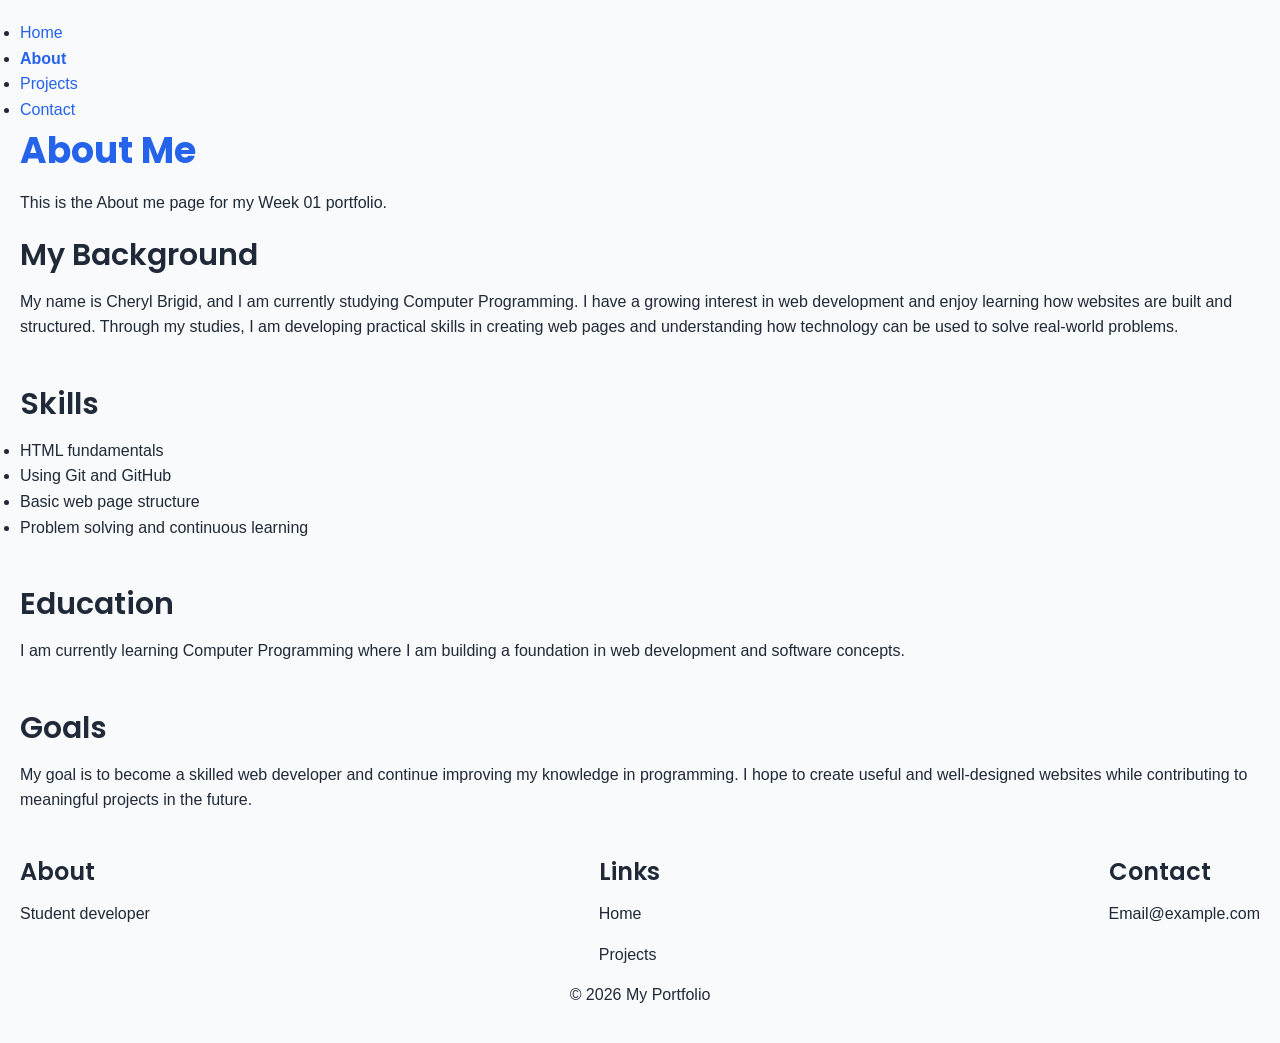
<file: about.html>
<!DOCTYPE html>
<html lang="en">
<head>
    <meta charset="UTF-8">
    <meta name="viewport" content="width=device-width, initial-scale=1.0">
    <title>About Me - Cheryl Brigid</title>

    <!-- Google Font -->
    <link href="https://fonts.googleapis.com/css2?family=Poppins:wght@300;400;600;700&display=swap" rel="stylesheet">

    <!-- Your CSS file -->
    <link rel="stylesheet" href="styles.css">
</head>

<body>

<header>
    <nav>
        <ul>
            <li><a href="index.html">Home</a></li>
            <li><a href="about.html"><strong>About</strong></a></li>
            <li><a href="projects.html">Projects</a></li>
            <li><a href="contact.html">Contact</a></li>
        </ul>
    </nav>
</header>

<main>

    <h1>About Me</h1>
    <p>This is the About me page for my Week 01 portfolio.</p>

    <section>
        <h2>My Background</h2>
        <p>
            My name is Cheryl Brigid, and I am currently studying Computer Programming.
            I have a growing interest in web development and enjoy learning how websites
            are built and structured. Through my studies, I am developing practical
            skills in creating web pages and understanding how technology can be used
            to solve real-world problems.
        </p>
    </section>

    <section>
        <h2>Skills</h2>
        <ul>
            <li>HTML fundamentals</li>
            <li>Using Git and GitHub</li>
            <li>Basic web page structure</li>
            <li>Problem solving and continuous learning</li>
        </ul>
    </section>

    <section>
        <h2>Education</h2>
        <p>
            I am currently learning Computer Programming where I am building a
            foundation in web development and software concepts.
        </p>
    </section>

    <section>
        <h2>Goals</h2>
        <p>
            My goal is to become a skilled web developer and continue improving my
            knowledge in programming. I hope to create useful and well-designed
            websites while contributing to meaningful projects in the future.
        </p>
    </section>

</main>

<footer class="footer">
    <div class="footer-container">

        <div>
            <h3>About</h3>
            <p>Student developer</p>
        </div>

        <div>
            <h3>Links</h3>
            <p>Home</p>
            <p>Projects</p>
        </div>

        <div>
            <h3>Contact</h3>
            <p>Email@example.com</p>
        </div>

    </div>

    <p class="copyright">© 2026 My Portfolio</p>
</footer>

</body>
</html>
</file>
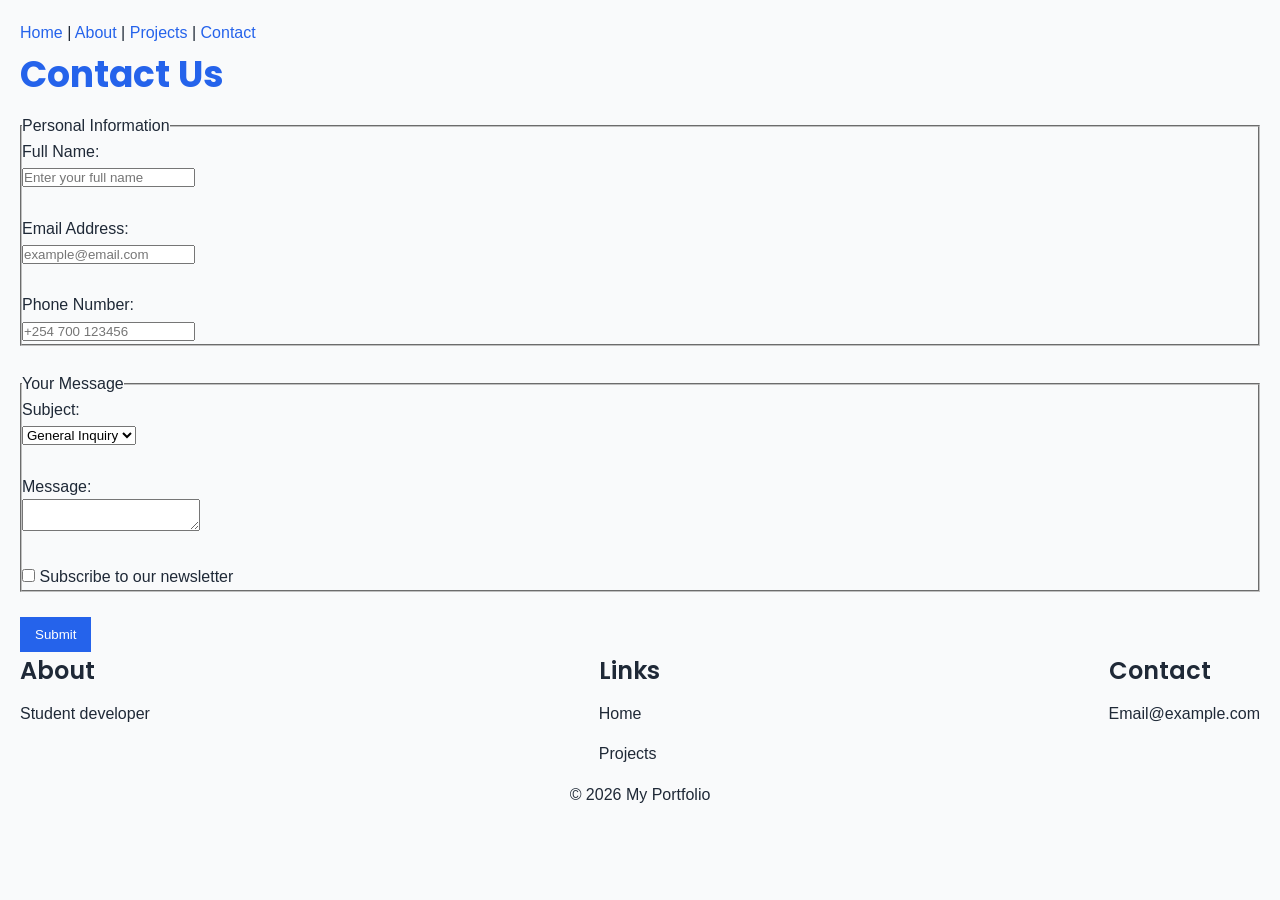
<file: contact.html>
<!DOCTYPE html>
<html lang="en">
<head>
    <meta charset="UTF-8">
    <meta name="viewport" content="width=device-width, initial-scale=1.0">
    <title>Contact Us</title>

    <!-- Google Font -->
    <link href="https://fonts.googleapis.com/css2?family=Poppins:wght@300;400;600;700&display=swap" rel="stylesheet">

    <!-- Your CSS file -->
    <link rel="stylesheet" href="styles.css">
</head>

<body>
    <header>
        <nav>
<a href="index.html">Home</a> |
<a href="about.html">About</a> |
<a href="projects.html">Projects</a> |
<a href="contact.html">Contact</a>
</nav>
    </header>

<h1>Contact Us</h1>

<form action="#" method="post">

    <!-- Personal Information -->
    <fieldset>
        <legend>Personal Information</legend>

        <label for="fullname">Full Name:</label><br>
        <input 
            type="text" 
            id="fullname" 
            name="fullname" 
            placeholder="Enter your full name"
            required>
        <br><br>

        <label for="email">Email Address:</label><br>
        <input 
            type="email" 
            id="email" 
            name="email" 
            placeholder="example@email.com"
            required>
        <br><br>

        <label for="phone">Phone Number:</label><br>
        <input 
            type="tel" 
            id="phone" 
            name="phone" 
            placeholder="+254 700 123456">
    </fieldset>

    <br>

    <!-- Message Information -->
    <fieldset>
        <legend>Your Message</legend>

        <label for="subject">Subject:</label><br>
        <select id="subject" name="subject">
            <option value="general">General Inquiry</option>
            <option value="support">Support</option>
            <option value="feedback">Feedback</option>
        </select>

        <br><br>

        <label for="message">Message:</label><br>
        <textarea 
            id="message" 
            name="message" 
            placeholder="Write your message here (minimum 50 characters)"
            minlength="50"
            required>
        </textarea>

        <br><br>

        <input type="checkbox" id="newsletter" name="newsletter">
        <label for="newsletter">Subscribe to our newsletter</label>

    </fieldset>

    <br>

    <button type="submit">Submit</button>

</form>
<footer class="footer">
    <div class="footer-container">

        <div>
            <h3>About</h3>
            <p>Student developer</p>
        </div>

        <div>
            <h3>Links</h3>
            <p>Home</p>
            <p>Projects</p>
        </div>

        <div>
            <h3>Contact</h3>
            <p>Email@example.com</p>
        </div>

    </div>

    <p class="copyright">© 2026 My Portfolio</p>
</footer>

</body>
</html>
</file>
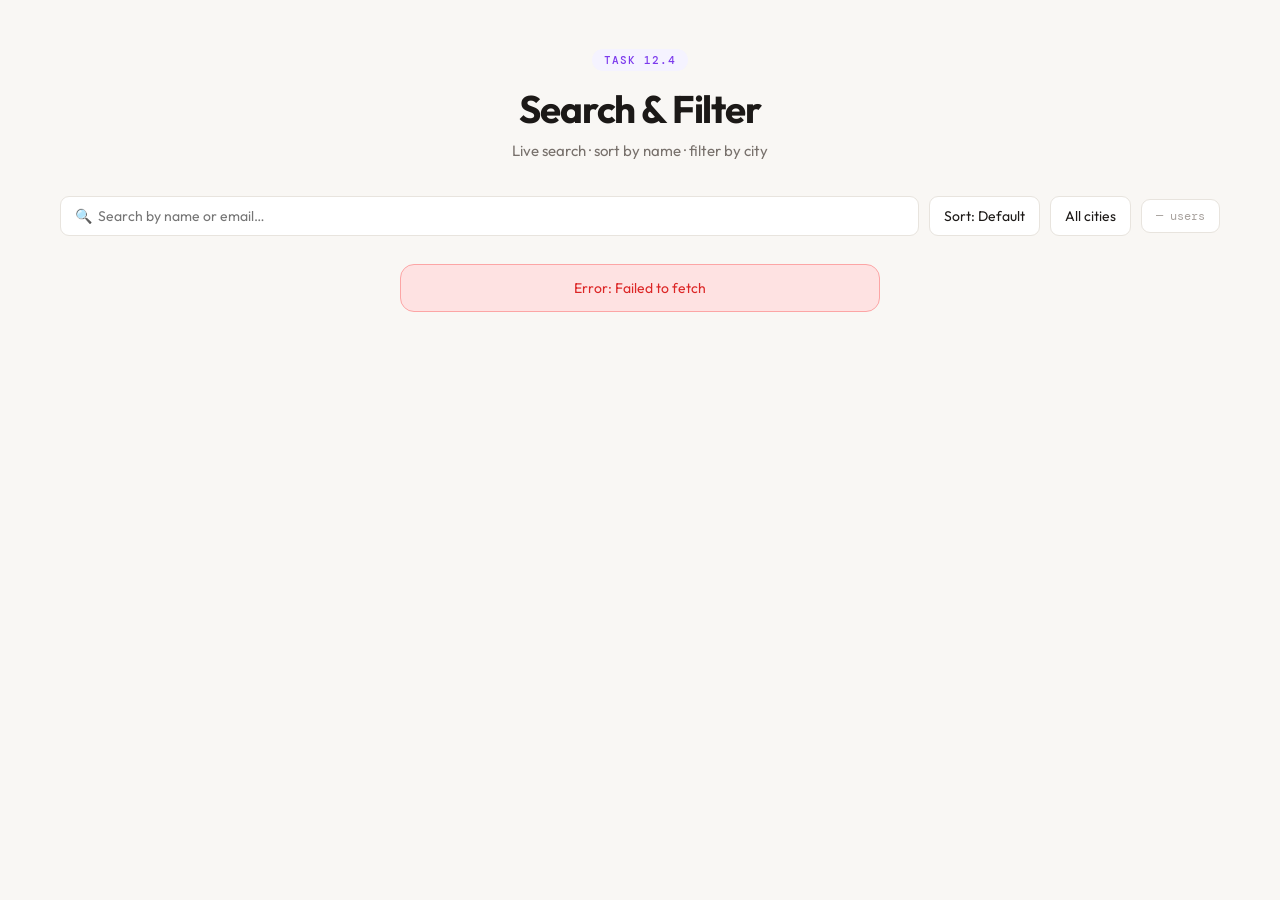
<file: TASK 12/task 12.4.html>
<!DOCTYPE html>
<html lang="en">
<head>
    <meta charset="UTF-8" />
    <meta name="viewport" content="width=device-width, initial-scale=1.0" />
    <title>Task 12.4 — Search & Filter</title>
    <link href="https://fonts.googleapis.com/css2?family=Outfit:wght@300;400;500;600;700&family=DM+Mono:wght@400;500&display=swap" rel="stylesheet" />
    <style>
        /* ── Tokens ───────────────────────────────────────── */
        :root {
            --bg:        #f9f7f4;
            --surface:   #ffffff;
            --border:    #e8e4de;
            --ink:       #1c1917;
            --muted:     #78716c;
            --muted-lt:  #a8a29e;
            --accent:    #7c3aed;
            --accent-lt: #f5f3ff;
            --danger:    #dc2626;
            --danger-lt: #fee2e2;
            --radius:    14px;
            --shadow:    0 1px 3px rgba(0,0,0,.06), 0 4px 16px rgba(0,0,0,.04);
        }

        /* ── Reset ────────────────────────────────────────── */
        *, *::before, *::after { margin: 0; padding: 0; box-sizing: border-box; }

        body {
            font-family: 'Outfit', sans-serif;
            background: var(--bg);
            color: var(--ink);
            min-height: 100vh;
            padding: 48px 20px 80px;
        }

        /* ── Header ───────────────────────────────────────── */
        header {
            text-align: center;
            margin-bottom: 36px;
        }

        .badge {
            display: inline-block;
            background: var(--accent-lt);
            color: var(--accent);
            font-family: 'DM Mono', monospace;
            font-size: 11px;
            font-weight: 500;
            letter-spacing: 0.1em;
            text-transform: uppercase;
            padding: 4px 12px;
            border-radius: 100px;
            margin-bottom: 14px;
        }

        h1 {
            font-size: clamp(1.8rem, 4vw, 2.4rem);
            font-weight: 700;
            letter-spacing: -0.03em;
            margin-bottom: 8px;
        }

        .subtitle {
            font-size: 15px;
            color: var(--muted);
        }

        /* ── Controls bar ─────────────────────────────────── */
        .controls {
            display: flex;
            flex-wrap: wrap;
            gap: 10px;
            align-items: center;
            max-width: 1160px;
            margin: 0 auto 28px;
        }

        #search {
            flex: 1;
            min-width: 220px;
        }

        input[type="text"],
        select {
            padding: 10px 14px;
            border: 1px solid var(--border);
            border-radius: 9px;
            font-family: 'Outfit', sans-serif;
            font-size: 14px;
            color: var(--ink);
            background: var(--surface);
            transition: border-color 0.2s, box-shadow 0.2s;
            appearance: none;
        }

        input[type="text"]:focus,
        select:focus {
            outline: none;
            border-color: var(--accent);
            box-shadow: 0 0 0 3px rgba(124,58,237,.1);
        }

        .result-count {
            margin-left: auto;
            font-family: 'DM Mono', monospace;
            font-size: 12px;
            color: var(--muted-lt);
            background: var(--surface);
            border: 1px solid var(--border);
            padding: 8px 14px;
            border-radius: 9px;
            white-space: nowrap;
        }

        /* ── Loading & Error ──────────────────────────────── */
        #loading {
            display: flex;
            align-items: center;
            justify-content: center;
            gap: 10px;
            padding: 60px 0;
            font-size: 15px;
            color: var(--muted);
        }

        .spinner {
            width: 18px;
            height: 18px;
            border: 2px solid var(--border);
            border-top-color: var(--accent);
            border-radius: 50%;
            animation: spin 0.7s linear infinite;
            flex-shrink: 0;
        }

        @keyframes spin { to { transform: rotate(360deg); } }

        #error-msg {
            max-width: 480px;
            margin: 0 auto 28px;
            background: var(--danger-lt);
            border: 1px solid #fca5a5;
            border-radius: var(--radius);
            padding: 14px 18px;
            font-size: 14px;
            color: var(--danger);
            text-align: center;
            display: none;
        }

        /* ── Grid ─────────────────────────────────────────── */
        #users-container {
            display: grid;
            grid-template-columns: repeat(auto-fill, minmax(270px, 1fr));
            gap: 18px;
            max-width: 1160px;
            margin: 0 auto;
        }

        /* ── User Card ────────────────────────────────────── */
        .user-card {
            background: var(--surface);
            border: 1px solid var(--border);
            border-radius: var(--radius);
            padding: 22px 24px;
            box-shadow: var(--shadow);
            transition: transform 0.22s ease, box-shadow 0.22s ease;
            animation: cardIn 0.3s ease both;
        }

        @keyframes cardIn {
            from { opacity: 0; transform: translateY(10px); }
            to   { opacity: 1; transform: translateY(0); }
        }

        .user-card:hover {
            transform: translateY(-4px);
            box-shadow: 0 4px 12px rgba(0,0,0,.08), 0 12px 32px rgba(0,0,0,.06);
        }

        .user-card h2 {
            font-size: 1.05rem;
            font-weight: 600;
            letter-spacing: -0.01em;
            margin-bottom: 12px;
        }

        .user-card p {
            display: flex;
            align-items: flex-start;
            gap: 8px;
            font-size: 13.5px;
            color: var(--muted);
            margin-bottom: 7px;
            line-height: 1.4;
        }

        .user-card p:last-child { margin-bottom: 0; }

        /* ── Empty state ──────────────────────────────────── */
        .empty {
            grid-column: 1 / -1;
            text-align: center;
            padding: 56px 20px;
            color: var(--muted-lt);
        }

        .empty-icon {
            font-size: 40px;
            margin-bottom: 12px;
        }

        .empty p {
            font-size: 15px;
        }

        /* ── Utility ──────────────────────────────────────── */
        .hidden { display: none !important; }
    </style>
</head>
<body>

    <header>
        <div class="badge">Task 12.4</div>
        <h1>Search &amp; Filter</h1>
        <p class="subtitle">Live search · sort by name · filter by city</p>
    </header>

    <!-- Controls -->
    <div class="controls">
        <input
            type="text"
            id="search"
            placeholder="🔍  Search by name or email…"
        />
        <select id="sort">
            <option value="">Sort: Default</option>
            <option value="az">Name A → Z</option>
            <option value="za">Name Z → A</option>
        </select>
        <select id="city-filter">
            <option value="">All cities</option>
        </select>
        <div class="result-count" id="result-count">— users</div>
    </div>

    <!-- States -->
    <div id="loading">
        <div class="spinner"></div>
        Loading users…
    </div>

    <div id="error-msg"></div>

    <!-- User cards -->
    <div id="users-container"></div>

    <script>
        // ── State ─────────────────────────────────────────────
        let allUsers = [];

        // ── DOM references ────────────────────────────────────
        const searchInput  = document.getElementById("search");
        const sortSelect   = document.getElementById("sort");
        const citySelect   = document.getElementById("city-filter");
        const resultCount  = document.getElementById("result-count");
        const container    = document.getElementById("users-container");
        const loadingEl    = document.getElementById("loading");
        const errorEl      = document.getElementById("error-msg");

        // ── Fetch ─────────────────────────────────────────────

        async function fetchUsers() {
            const response = await fetch("https://jsonplaceholder.typicode.com/users");
            if (!response.ok) throw new Error(`HTTP ${response.status}`);
            return response.json();
        }

        // ── Populate city dropdown dynamically ────────────────

        function populateCityFilter(users) {
            const cities = [...new Set(users.map(u => u.address.city))].sort();
            cities.forEach(city => {
                const option = document.createElement("option");
                option.value       = city;
                option.textContent = city;
                citySelect.appendChild(option);
            });
        }

        // ── Render ────────────────────────────────────────────

        function displayUsers(users) {
            resultCount.textContent = `${users.length} user${users.length !== 1 ? "s" : ""}`;

            if (users.length === 0) {
                container.innerHTML = `
                    <div class="empty">
                        <div class="empty-icon">🔍</div>
                        <p>No users match your search.</p>
                    </div>
                `;
                return;
            }

            container.innerHTML = users.map((user, index) => `
                <div class="user-card" style="animation-delay: ${index * 0.04}s">
                    <h2>${user.name}</h2>
                    <p>📧 ${user.email}</p>
                    <p>🏢 ${user.company.name}</p>
                    <p>📍 ${user.address.city}</p>
                </div>
            `).join("");
        }

        // ── Filter + Sort logic ───────────────────────────────

        function applyFilters() {
            const query   = searchInput.value.toLowerCase();
            const sortBy  = sortSelect.value;
            const cityVal = citySelect.value;

            // 1. Search — filter by name or email
            let results = allUsers.filter(user =>
                user.name.toLowerCase().includes(query) ||
                user.email.toLowerCase().includes(query)
            );

            // 2. Filter — by selected city
            if (cityVal) {
                results = results.filter(user => user.address.city === cityVal);
            }

            // 3. Sort — A→Z or Z→A by name
            if (sortBy === "az") {
                results.sort((a, b) => a.name.localeCompare(b.name));
            } else if (sortBy === "za") {
                results.sort((a, b) => b.name.localeCompare(a.name));
            }

            displayUsers(results);
        }

        // ── Initialise ────────────────────────────────────────

        async function init() {
            try {
                allUsers = await fetchUsers();

                populateCityFilter(allUsers);
                displayUsers(allUsers);

                // Attach event listeners after data loads
                searchInput.addEventListener("input",  applyFilters);
                sortSelect.addEventListener("change",  applyFilters);
                citySelect.addEventListener("change",  applyFilters);

            } catch (error) {
                errorEl.textContent = `Error: ${error.message}`;
                errorEl.style.display = "block";
            } finally {
                loadingEl.classList.add("hidden");
            }
        }

        init();
    </script>

</body>
</html>
</file>
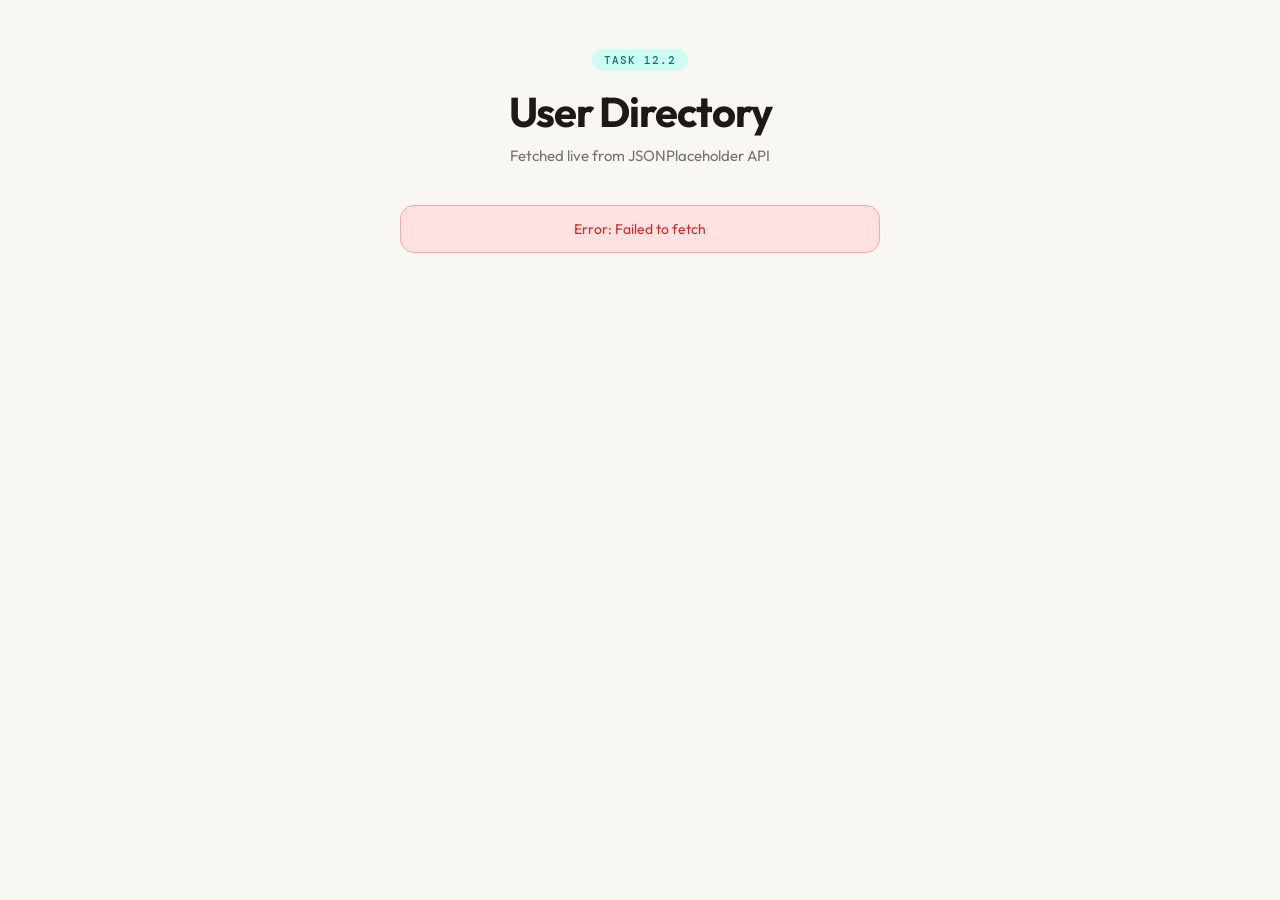
<file: TASK 12/task12.2.html>
<!DOCTYPE html>
<html lang="en">
<head>
    <meta charset="UTF-8" />
    <meta name="viewport" content="width=device-width, initial-scale=1.0" />
    <title>Task 12.2 — User Directory</title>
    <link href="https://fonts.googleapis.com/css2?family=Outfit:wght@300;400;500;600;700&family=DM+Mono:wght@400;500&display=swap" rel="stylesheet" />
    <style>
        /* ── Tokens ───────────────────────────────────────── */
        :root {
            --bg:        #f9f7f4;
            --surface:   #ffffff;
            --border:    #e8e4de;
            --ink:       #1c1917;
            --muted:     #78716c;
            --accent:    #0f766e;
            --accent-lt: #ccfbf1;
            --danger:    #dc2626;
            --danger-lt: #fee2e2;
            --radius:    14px;
            --shadow:    0 1px 3px rgba(0,0,0,.06), 0 4px 16px rgba(0,0,0,.04);
        }

        /* ── Reset ────────────────────────────────────────── */
        *, *::before, *::after { margin: 0; padding: 0; box-sizing: border-box; }

        body {
            font-family: 'Outfit', sans-serif;
            background: var(--bg);
            color: var(--ink);
            min-height: 100vh;
            padding: 48px 20px 80px;
        }

        /* ── Header ───────────────────────────────────────── */
        header {
            text-align: center;
            margin-bottom: 40px;
        }

        .badge {
            display: inline-block;
            background: var(--accent-lt);
            color: var(--accent);
            font-family: 'DM Mono', monospace;
            font-size: 11px;
            font-weight: 500;
            letter-spacing: 0.1em;
            text-transform: uppercase;
            padding: 4px 12px;
            border-radius: 100px;
            margin-bottom: 14px;
        }

        h1 {
            font-size: clamp(1.8rem, 4vw, 2.6rem);
            font-weight: 700;
            letter-spacing: -0.03em;
            color: var(--ink);
            margin-bottom: 8px;
        }

        .subtitle {
            font-size: 15px;
            color: var(--muted);
            font-weight: 400;
        }

        /* ── States ───────────────────────────────────────── */
        #loading {
            display: flex;
            align-items: center;
            justify-content: center;
            gap: 10px;
            padding: 60px 0;
            font-size: 15px;
            color: var(--muted);
        }

        .spinner {
            width: 18px;
            height: 18px;
            border: 2px solid var(--border);
            border-top-color: var(--accent);
            border-radius: 50%;
            animation: spin 0.7s linear infinite;
            flex-shrink: 0;
        }

        @keyframes spin { to { transform: rotate(360deg); } }

        #error {
            max-width: 480px;
            margin: 0 auto 28px;
            background: var(--danger-lt);
            border: 1px solid #fca5a5;
            border-radius: var(--radius);
            padding: 14px 18px;
            font-size: 14px;
            color: var(--danger);
            text-align: center;
        }

        /* ── Grid ─────────────────────────────────────────── */
        #users-container {
            display: grid;
            grid-template-columns: repeat(auto-fill, minmax(280px, 1fr));
            gap: 18px;
            max-width: 1160px;
            margin: 0 auto;
        }

        /* ── User Card ────────────────────────────────────── */
        .user-card {
            background: var(--surface);
            border: 1px solid var(--border);
            border-radius: var(--radius);
            padding: 22px 24px;
            box-shadow: var(--shadow);
            transition: transform 0.22s ease, box-shadow 0.22s ease;
            animation: cardIn 0.35s ease both;
        }

        @keyframes cardIn {
            from { opacity: 0; transform: translateY(12px); }
            to   { opacity: 1; transform: translateY(0); }
        }

        .user-card:hover {
            transform: translateY(-4px);
            box-shadow: 0 4px 12px rgba(0,0,0,.08), 0 12px 32px rgba(0,0,0,.06);
        }

        .user-card h2 {
            font-size: 1.05rem;
            font-weight: 600;
            letter-spacing: -0.01em;
            margin-bottom: 12px;
            color: var(--ink);
        }

        .user-card p {
            display: flex;
            align-items: center;
            gap: 8px;
            font-size: 13.5px;
            color: var(--muted);
            margin-bottom: 7px;
            line-height: 1.4;
        }

        .user-card p:last-child { margin-bottom: 0; }

        .user-card p .icon {
            font-size: 14px;
            flex-shrink: 0;
        }

        /* ── Utility ──────────────────────────────────────── */
        .hidden { display: none !important; }
    </style>
</head>
<body>

    <div id="app">

        <header>
            <div class="badge">Task 12.2</div>
            <h1>User Directory</h1>
            <p class="subtitle">Fetched live from JSONPlaceholder API</p>
        </header>

        <div id="loading">
            <div class="spinner"></div>
            Loading users…
        </div>

        <div id="error" class="hidden"></div>

        <div id="users-container"></div>

    </div>

    <script>
        // ── DOM references ────────────────────────────────────
        const loading   = document.getElementById("loading");
        const errorDiv  = document.getElementById("error");
        const container = document.getElementById("users-container");

        // ── State helpers ─────────────────────────────────────

        function showLoading() {
            loading.classList.remove("hidden");
            container.innerHTML = "";
            errorDiv.classList.add("hidden");
        }

        function hideLoading() {
            loading.classList.add("hidden");
        }

        function showError(message) {
            errorDiv.textContent = `Error: ${message}`;
            errorDiv.classList.remove("hidden");
        }

        // ── Render ────────────────────────────────────────────

        function displayUsers(users) {
            container.innerHTML = users.map((user, index) => `
                <div class="user-card" style="animation-delay: ${index * 0.05}s">
                    <h2>${user.name}</h2>
                    <p><span class="icon">📧</span>${user.email}</p>
                    <p><span class="icon">🏢</span>${user.company.name}</p>
                    <p><span class="icon">📍</span>${user.address.city}</p>
                </div>
            `).join("");
        }

        // ── Main fetch ────────────────────────────────────────

        async function loadUsers() {
            try {
                showLoading();

                const response = await fetch("https://jsonplaceholder.typicode.com/users");

                if (!response.ok) {
                    throw new Error("Failed to fetch users");
                }

                const users = await response.json();
                displayUsers(users);

            } catch (error) {
                showError(error.message);
            } finally {
                hideLoading(); // always runs — success or failure
            }
        }

        // Initialize on page load
        loadUsers();
    </script>

</body>
</html>
</file>
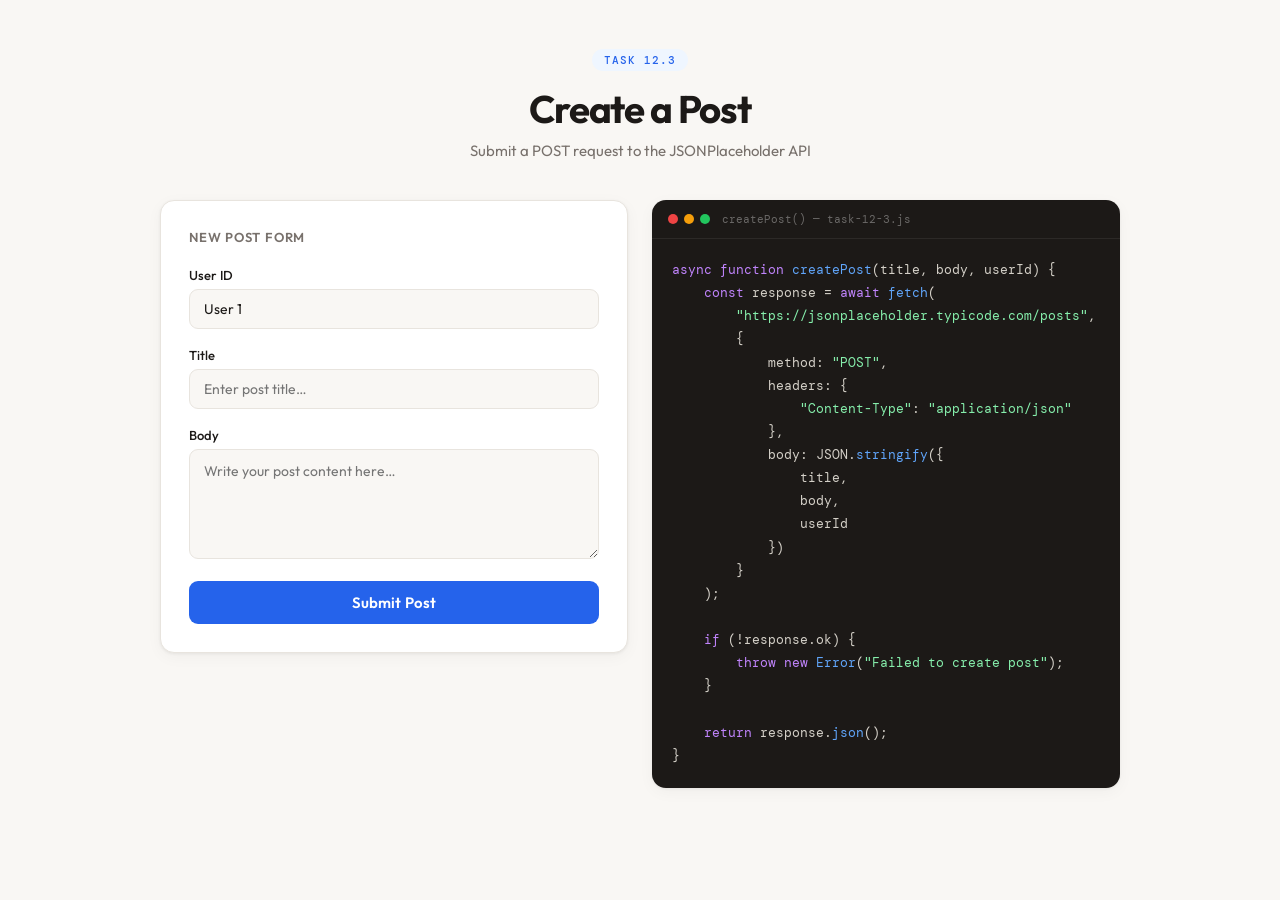
<file: TASK 12/task12.3.html>
<!DOCTYPE html>
<html lang="en">
<head>
    <meta charset="UTF-8" />
    <meta name="viewport" content="width=device-width, initial-scale=1.0" />
    <title>Task 12.3 — Create a Post</title>
    <link href="https://fonts.googleapis.com/css2?family=Outfit:wght@300;400;500;600;700&family=DM+Mono:wght@400;500&display=swap" rel="stylesheet" />
    <style>
        /* ── Tokens ───────────────────────────────────────── */
        :root {
            --bg:        #f9f7f4;
            --surface:   #ffffff;
            --border:    #e8e4de;
            --ink:       #1c1917;
            --muted:     #78716c;
            --accent:    #2563eb;
            --accent-lt: #eff6ff;
            --success:   #15803d;
            --success-lt:#f0fdf4;
            --success-bd:#86efac;
            --danger:    #dc2626;
            --danger-lt: #fef2f2;
            --danger-bd: #fca5a5;
            --radius:    14px;
            --shadow:    0 1px 3px rgba(0,0,0,.06), 0 4px 16px rgba(0,0,0,.04);
        }

        /* ── Reset ────────────────────────────────────────── */
        *, *::before, *::after { margin: 0; padding: 0; box-sizing: border-box; }

        body {
            font-family: 'Outfit', sans-serif;
            background: var(--bg);
            color: var(--ink);
            min-height: 100vh;
            padding: 48px 20px 80px;
        }

        /* ── Header ───────────────────────────────────────── */
        header {
            text-align: center;
            margin-bottom: 40px;
        }

        .badge {
            display: inline-block;
            background: var(--accent-lt);
            color: var(--accent);
            font-family: 'DM Mono', monospace;
            font-size: 11px;
            font-weight: 500;
            letter-spacing: 0.1em;
            text-transform: uppercase;
            padding: 4px 12px;
            border-radius: 100px;
            margin-bottom: 14px;
        }

        h1 {
            font-size: clamp(1.8rem, 4vw, 2.4rem);
            font-weight: 700;
            letter-spacing: -0.03em;
            margin-bottom: 8px;
        }

        .subtitle {
            font-size: 15px;
            color: var(--muted);
        }

        /* ── Layout ───────────────────────────────────────── */
        .layout {
            display: grid;
            grid-template-columns: 1fr 1fr;
            gap: 24px;
            max-width: 960px;
            margin: 0 auto;
            align-items: start;
        }

        @media (max-width: 700px) {
            .layout { grid-template-columns: 1fr; }
        }

        /* ── Card ─────────────────────────────────────────── */
        .card {
            background: var(--surface);
            border: 1px solid var(--border);
            border-radius: var(--radius);
            padding: 28px;
            box-shadow: var(--shadow);
        }

        .card-title {
            font-size: 13px;
            font-weight: 600;
            letter-spacing: 0.06em;
            text-transform: uppercase;
            color: var(--muted);
            margin-bottom: 22px;
        }

        /* ── Form fields ──────────────────────────────────── */
        .field { margin-bottom: 18px; }

        .field:last-of-type { margin-bottom: 24px; }

        label {
            display: block;
            font-size: 13px;
            font-weight: 500;
            color: var(--ink);
            margin-bottom: 6px;
        }

        input[type="text"],
        textarea,
        select {
            width: 100%;
            padding: 10px 14px;
            border: 1px solid var(--border);
            border-radius: 9px;
            font-family: 'Outfit', sans-serif;
            font-size: 14px;
            color: var(--ink);
            background: var(--bg);
            transition: border-color 0.2s, box-shadow 0.2s;
            appearance: none;
        }

        input[type="text"]:focus,
        textarea:focus,
        select:focus {
            outline: none;
            border-color: var(--accent);
            box-shadow: 0 0 0 3px rgba(37,99,235,.1);
            background: var(--surface);
        }

        textarea {
            resize: vertical;
            min-height: 110px;
            line-height: 1.6;
        }

        /* ── Submit button ────────────────────────────────── */
        .btn-submit {
            width: 100%;
            padding: 12px;
            background: var(--accent);
            color: #fff;
            border: none;
            border-radius: 9px;
            font-family: 'Outfit', sans-serif;
            font-size: 15px;
            font-weight: 600;
            cursor: pointer;
            transition: background 0.2s, transform 0.1s, opacity 0.2s;
            letter-spacing: 0.01em;
        }

        .btn-submit:hover   { background: #1d4ed8; }
        .btn-submit:active  { transform: scale(0.98); }
        .btn-submit:disabled {
            opacity: 0.55;
            cursor: not-allowed;
            transform: none;
        }

        /* ── Result box ───────────────────────────────────── */
        .result-box {
            margin-top: 16px;
            padding: 14px 16px;
            border-radius: 10px;
            font-size: 13.5px;
            line-height: 1.6;
            display: none;
            animation: fadeIn 0.25s ease;
        }

        @keyframes fadeIn {
            from { opacity: 0; transform: translateY(-6px); }
            to   { opacity: 1; transform: translateY(0); }
        }

        .result-box.success {
            display: block;
            background: var(--success-lt);
            border: 1px solid var(--success-bd);
            color: var(--success);
        }

        .result-box.error {
            display: block;
            background: var(--danger-lt);
            border: 1px solid var(--danger-bd);
            color: var(--danger);
        }

        .result-box pre {
            margin-top: 10px;
            background: rgba(0,0,0,.05);
            padding: 10px 12px;
            border-radius: 7px;
            white-space: pre-wrap;
            word-break: break-word;
            font-family: 'DM Mono', monospace;
            font-size: 12px;
            line-height: 1.7;
        }

        /* ── Code reference card ──────────────────────────── */
        .code-card {
            background: #1c1917;
            border-radius: var(--radius);
            overflow: hidden;
            box-shadow: var(--shadow);
        }

        .code-header {
            display: flex;
            align-items: center;
            gap: 8px;
            padding: 12px 16px;
            border-bottom: 1px solid rgba(255,255,255,.07);
        }

        .dot-row { display: flex; gap: 6px; }
        .dot { width: 10px; height: 10px; border-radius: 50%; }
        .dot-r { background: #ef4444; }
        .dot-y { background: #f59e0b; }
        .dot-g { background: #22c55e; }

        .code-file {
            font-family: 'DM Mono', monospace;
            font-size: 11px;
            color: rgba(255,255,255,.35);
            margin-left: 4px;
        }

        pre.code-body {
            padding: 20px;
            font-family: 'DM Mono', monospace;
            font-size: 12.5px;
            line-height: 1.85;
            color: #d4d0c8;
            overflow-x: auto;
            tab-size: 4;
        }

        .kw  { color: #c084fc; }
        .fn  { color: #60a5fa; }
        .str { color: #86efac; }
        .num { color: #fb923c; }
        .cmt { color: #6b7280; font-style: italic; }
    </style>
</head>
<body>

    <header>
        <div class="badge">Task 12.3</div>
        <h1>Create a Post</h1>
        <p class="subtitle">Submit a POST request to the JSONPlaceholder API</p>
    </header>

    <div class="layout">

        <!-- Form -->
        <div class="card">
            <div class="card-title">New Post Form</div>

            <div class="field">
                <label for="post-userid">User ID</label>
                <select id="post-userid">
                    <option value="1">User 1</option>
                    <option value="2">User 2</option>
                    <option value="3">User 3</option>
                </select>
            </div>

            <div class="field">
                <label for="post-title">Title</label>
                <input type="text" id="post-title" placeholder="Enter post title…" />
            </div>

            <div class="field">
                <label for="post-body">Body</label>
                <textarea id="post-body" placeholder="Write your post content here…"></textarea>
            </div>

            <button class="btn-submit" id="submit-btn" onclick="handleSubmit()">
                Submit Post
            </button>

            <div class="result-box" id="result-box"></div>
        </div>

        <!-- Code reference -->
        <div class="code-card">
            <div class="code-header">
                <div class="dot-row">
                    <div class="dot dot-r"></div>
                    <div class="dot dot-y"></div>
                    <div class="dot dot-g"></div>
                </div>
                <span class="code-file">createPost() — task-12-3.js</span>
            </div>
<pre class="code-body">
<span class="kw">async function</span> <span class="fn">createPost</span>(title, body, userId) {
    <span class="kw">const</span> response = <span class="kw">await</span> <span class="fn">fetch</span>(
        <span class="str">"https://jsonplaceholder.typicode.com/posts"</span>,
        {
            method: <span class="str">"POST"</span>,
            headers: {
                <span class="str">"Content-Type"</span>: <span class="str">"application/json"</span>
            },
            body: JSON.<span class="fn">stringify</span>({
                title,
                body,
                userId
            })
        }
    );

    <span class="kw">if</span> (!response.ok) {
        <span class="kw">throw new</span> <span class="fn">Error</span>(<span class="str">"Failed to create post"</span>);
    }

    <span class="kw">return</span> response.<span class="fn">json</span>();
}
</pre>
        </div>

    </div>

    <script>
        // ── createPost — sends POST request to the API ────────

        async function createPost(title, body, userId) {
            const response = await fetch("https://jsonplaceholder.typicode.com/posts", {
                method: "POST",
                headers: {
                    "Content-Type": "application/json",
                },
                body: JSON.stringify({ title, body, userId }),
            });

            if (!response.ok) {
                throw new Error(`Failed to create post (status ${response.status})`);
            }

            return response.json();
        }

        // ── Result helpers ────────────────────────────────────

        function showResult(html, type) {
            const box = document.getElementById("result-box");
            box.innerHTML  = html;
            box.className  = `result-box ${type}`;
        }

        function setLoading(isLoading) {
            const btn = document.getElementById("submit-btn");
            btn.disabled    = isLoading;
            btn.textContent = isLoading ? "Submitting…" : "Submit Post";
        }

        // ── Form submit handler ───────────────────────────────

        async function handleSubmit() {
            const title  = document.getElementById("post-title").value.trim();
            const body   = document.getElementById("post-body").value.trim();
            const userId = parseInt(document.getElementById("post-userid").value);

            // Client-side validation
            if (!title) { showResult("⚠️ Please enter a title.", "error"); return; }
            if (!body)  { showResult("⚠️ Please enter some body text.", "error"); return; }

            try {
                setLoading(true);

                const newPost = await createPost(title, body, userId);

                showResult(
                    `<strong>✅ Post created successfully!</strong>
                     <pre>${JSON.stringify(newPost, null, 2)}</pre>`,
                    "success"
                );

                // Log to console as the task example shows
                console.log("Created:", newPost);

            } catch (error) {
                showResult(`❌ ${error.message}`, "error");
            } finally {
                setLoading(false);
            }
        }
    </script>

</body>
</html>
</file>
<file: styles.css>
/* ===============================
   RESET (Task 3.1)
================================ */
* {
    margin: 0;
    padding: 0;
    box-sizing: border-box;
}

/* ===============================
   COLOR SYSTEM (Task 3.4)
================================ */
:root {
    --color-primary: #2563eb;
    --color-secondary: #9333ea;
    --color-background: #f9fafb;
    --color-text: #1f2937;
    --color-muted: #6b7280;

    --color-primary-light: #60a5fa;
    --color-primary-dark: #1e40af;

    /* TYPOGRAPHY SCALE (Task 3.3) */
    --font-xs: 0.75rem;
    --font-sm: 0.875rem;
    --font-base: 1rem;
    --font-lg: 1.125rem;
    --font-xl: 1.25rem;
    --font-2xl: 1.5rem;
    --font-3xl: 1.875rem;
    --font-4xl: 2.25rem;
}

/* ===============================
   BASE TYPOGRAPHY (Task 3.1)
================================ */
body {
    font-family: 'Open Sans', sans-serif;
    font-size: 16px;
    line-height: 1.6;
    background-color: var(--color-background);
    color: var(--color-text);
    padding: 20px;
}

/* Headings */
h1, h2, h3, h4, h5, h6 {
    font-family: 'Poppins', sans-serif;
    margin-bottom: 10px;
}

h1 {
    font-size: var(--font-4xl);
    font-weight: 700;
    color: var(--color-primary);
}

h2 {
    font-size: var(--font-3xl);
    font-weight: 600;
}

h3 {
    font-size: var(--font-2xl);
    font-weight: 600;
}

h4 { font-size: var(--font-xl); }
h5 { font-size: var(--font-lg); }
h6 { font-size: var(--font-base); }

/* Paragraph */
p {
    margin-bottom: 15px;
}

/* ===============================
   LINKS & BUTTONS
================================ */
a {
    color: var(--color-primary);
    text-decoration: none;
}

a:hover {
    color: var(--color-primary-dark);
    text-decoration: underline;
}

button {
    background-color: var(--color-primary);
    color: white;
    border: none;
    padding: 10px 15px;
    cursor: pointer;
}

button:hover {
    background-color: var(--color-primary-dark);
}

/* ===============================
   LAYOUT
================================ */
.container {
    max-width: 800px;
    margin: 0 auto;
}

section {
    margin-bottom: 40px;
}

/* ===============================
   BOX MODEL (Task 3.2)
================================ */
.box {
    width: 300px;
    padding: 20px;
    border: 2px solid black;
    margin: 20px auto;
    background-color: lightblue;
}

/* FIXED BOX */
.broken-box {
    width: 300px;
    padding: 20px;
    border: 2px solid red;
    margin: 20px auto;
    box-sizing: border-box; /* FIX */
    background-color: lightcoral;
}

/* ===============================
   CARD COMPONENT
================================ */
.card {
    width: 300px;
    padding: 20px;
    border: 1px solid gray;
    margin: 20px auto;
}

.card img {
    width: 100%;
    margin-bottom: 10px;
}

.card h3 {
    margin-bottom: 15px;
}

.card p {
    margin-bottom: 15px;
}

.navbar {
    display: flex;
    justify-content: space-between;
    align-items: center;
    padding: 15px 20px
}

.card-container {
    display: flex;
    gap: 20px;
    flex-wrap: wrap;
}

.card {
    flex: 1;
    min-width: 250px;
}

.nav-links {
    display: flex;
    gap: 20px;
}

.footer-container {
    display: flex;
    justify-content: space-between;
    gap: 20px;
    flex-wrap: wrap;
}

.copyright {
    text-align: center;
}

.gallery {
    display: grid;
    grid-template-columns: repeat(3, 1fr);
    gap: 15px;
}

.gallery img{
    width: 100%;
}

.projects-grid {
    display: grid;
    grid-template-columns: 1fr;
    gap: 20px;
}

@media (min-width: 768px){
    .projects-grid{
        grid-template-columns: repeat(2, 1fr);
    }
}

@media (min-width: 1024px){
    .projects-grid {
        grid-template-columns: repeat(3, 1fr);
    }
}

@media (max-width: 600px){
    .nav-links {
        flex-direction: column;
        gap: 10px;
    }
}

img {
    max-width: 100%;
}

button:hover {
    transform: translateY(-2px);
    box-shadow: 0 4px 6px rgba(0,0,0,0.1);
}
.card-hover {
    box-shadow: 0 10px 20px rgba(0,0,0,0.1);
}

.button, .card{
    transition: all 0.3s ease;
}

a:focus, button:focus{
    outline: 2px solid var(--color-primary);
}
</file>
